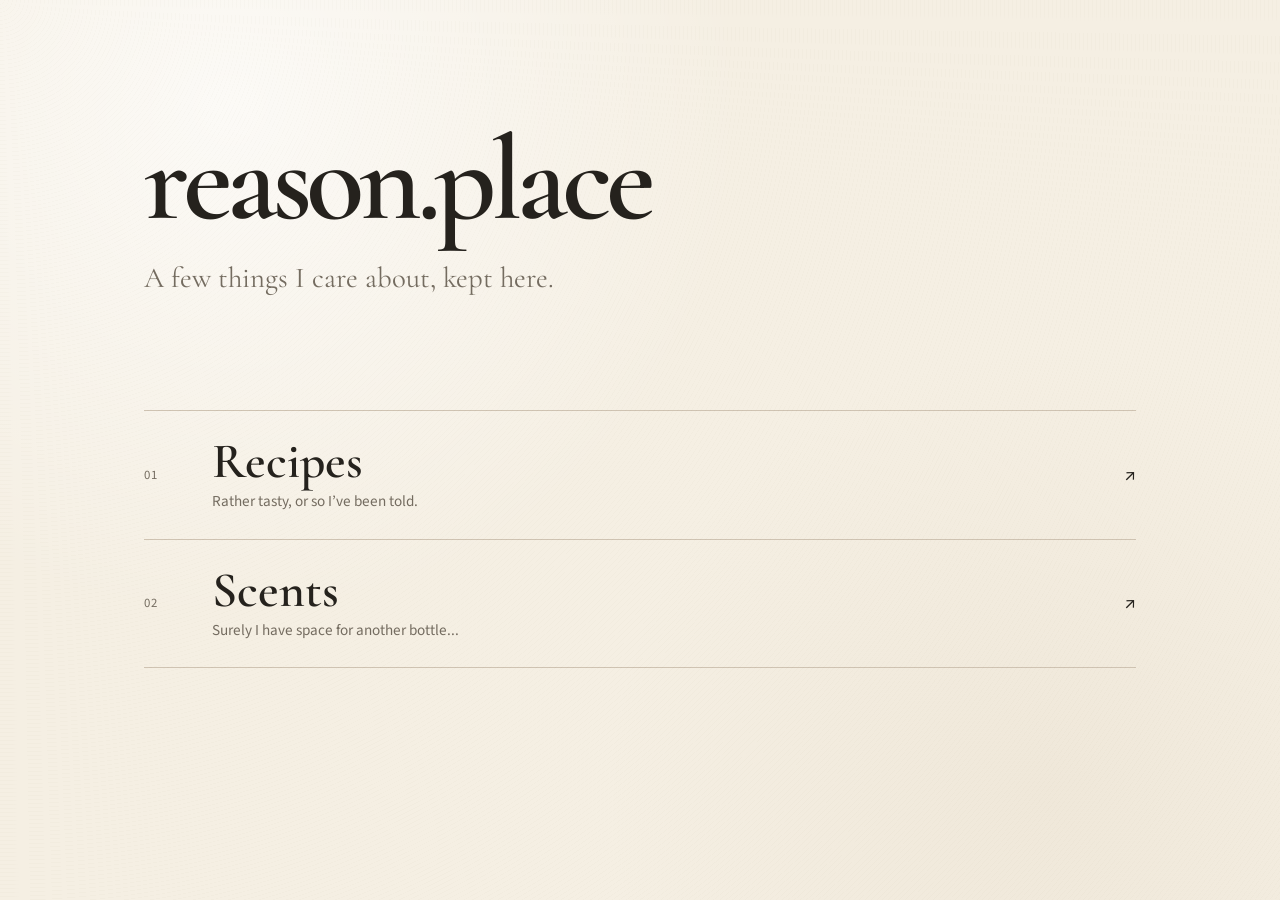
<file: index.html>
<!doctype html>
<html lang="en">
<head>
  <meta charset="utf-8">
  <meta name="viewport" content="width=device-width, initial-scale=1">
  <meta name="theme-color" content="#f5efe3">
  <meta name="description" content="reason.place — a few things I care about, kept here.">
  <title>reason.place</title>
  <link rel="preconnect" href="https://fonts.googleapis.com">
  <link rel="preconnect" href="https://fonts.gstatic.com" crossorigin>
  <link href="https://fonts.googleapis.com/css2?family=Cormorant+Garamond:wght@500;600&family=Source+Sans+3:wght@400;500&display=swap" rel="stylesheet">
  <link rel="stylesheet" href="/styles.css">
</head>
<body>
  <main class="page-shell">
    <header class="masthead">
      <h1>reason.place</h1>
      <p class="intro">A few things I care about, kept here.</p>
    </header>

    <section class="collection" aria-label="Sites">
      <a class="entry" href="https://recipes.reason.place/">
        <span class="entry__number" aria-hidden="true">01</span>
        <span class="entry__body">
          <span class="entry__title">Recipes</span>
          <span class="entry__description">Rather tasty, or so I’ve been told.</span>
        </span>
        <span class="entry__arrow" aria-hidden="true">↗</span>
      </a>
      <a class="entry" href="https://scents.reason.place/">
        <span class="entry__number" aria-hidden="true">02</span>
        <span class="entry__body">
          <span class="entry__title">Scents</span>
          <span class="entry__description">Surely I have space for another bottle...</span>
        </span>
        <span class="entry__arrow" aria-hidden="true">↗</span>
      </a>
    </section>
  </main>
</body>
</html>
</file>
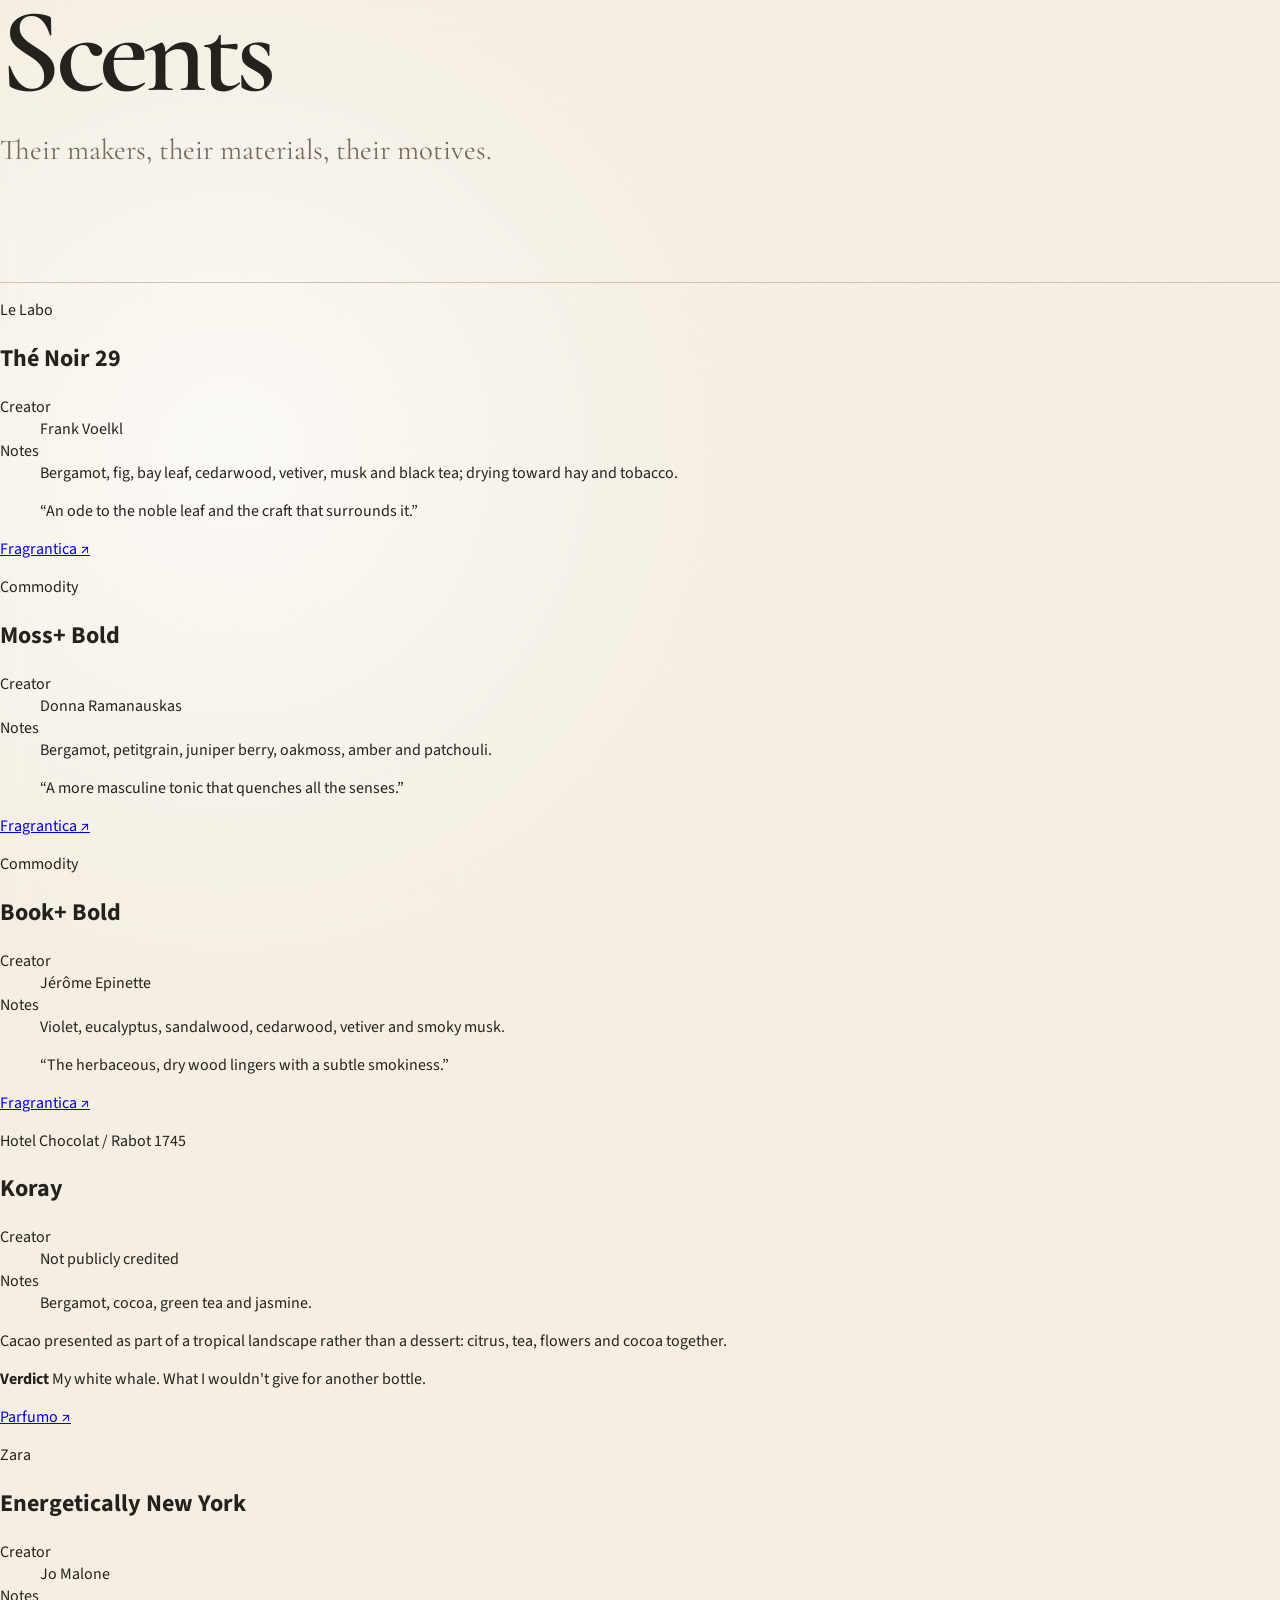
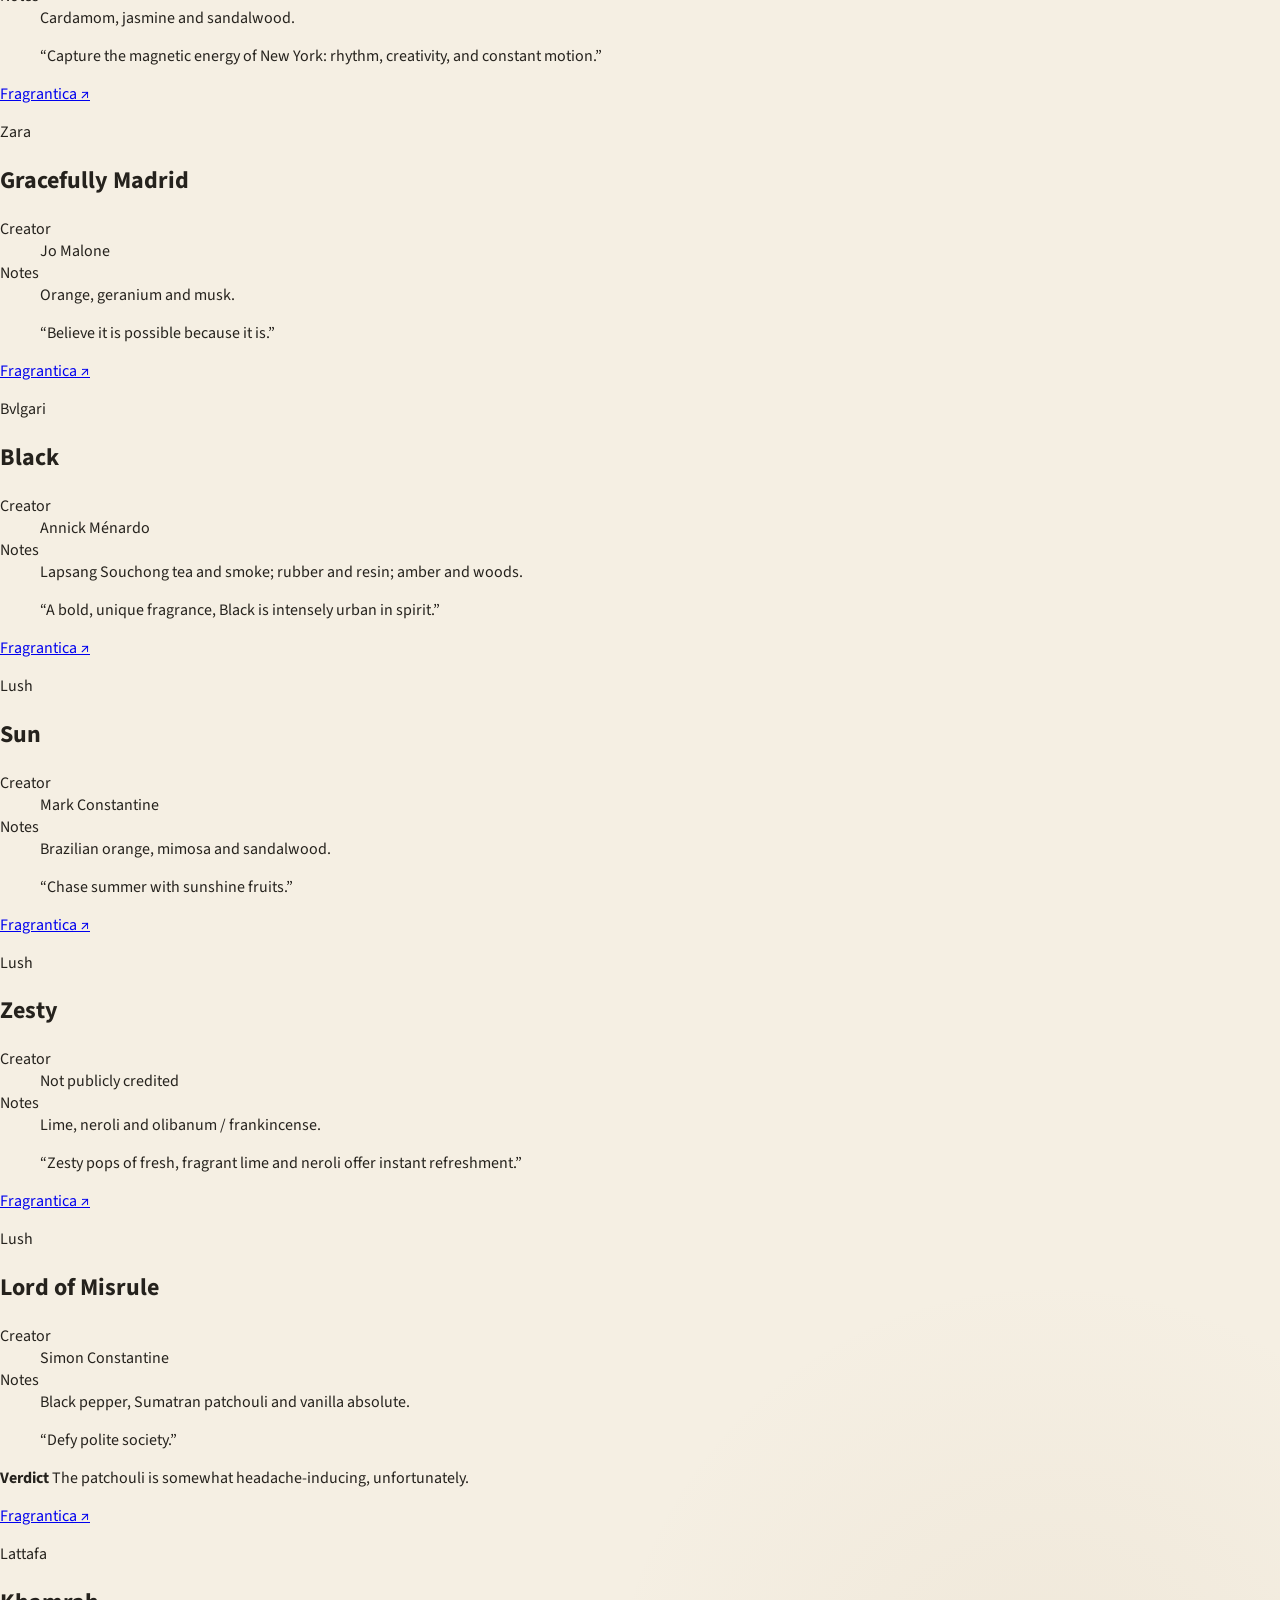
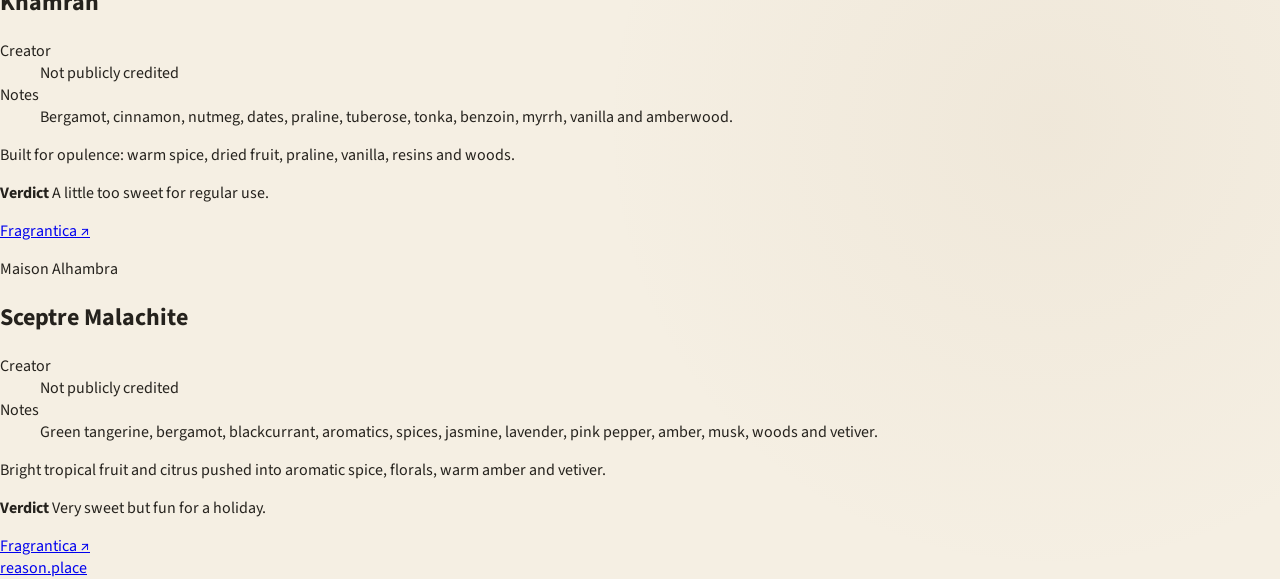
<file: sites/scents/index.html>
<!doctype html>
<html lang="en">
<head>
  <meta charset="utf-8">
  <meta name="viewport" content="width=device-width, initial-scale=1">
  <meta name="theme-color" content="#eee8dc">
  <meta name="description" content="A compact overview of a personal fragrance collection.">
  <title>Scents — reason.place</title>
  <link rel="preconnect" href="https://fonts.googleapis.com">
  <link rel="preconnect" href="https://fonts.gstatic.com" crossorigin>
  <link href="https://fonts.googleapis.com/css2?family=Cormorant+Garamond:ital,wght@0,500;0,600;1,500&family=Source+Sans+3:wght@400;500;600&display=swap" rel="stylesheet">
  <link rel="stylesheet" href="/styles.css?v=2">
</head>
<body>
  <div class="shell">
    <header class="masthead">
      <div>
        <h1>Scents</h1>
        <p class="intro">Their makers, their materials, their motives.</p>
      </div>
    </header>

    <main class="collection">
      <article class="fragrance">
        <header><p class="maker">Le Labo</p><h2>Thé Noir 29</h2></header>
        <dl><div><dt>Creator</dt><dd>Frank Voelkl</dd></div><div><dt>Notes</dt><dd>Bergamot, fig, bay leaf, cedarwood, vetiver, musk and black tea; drying toward hay and tobacco.</dd></div></dl>
        <blockquote>“An ode to the noble leaf and the craft that surrounds it.”</blockquote>
        <a class="reference" href="https://www.fragrantica.com/perfume/Le-Labo/The-Noir-29-31872.html">Fragrantica ↗</a>
      </article>

      <article class="fragrance">
        <header><p class="maker">Commodity</p><h2>Moss+ Bold</h2></header>
        <dl><div><dt>Creator</dt><dd>Donna Ramanauskas</dd></div><div><dt>Notes</dt><dd>Bergamot, petitgrain, juniper berry, oakmoss, amber and patchouli.</dd></div></dl>
        <blockquote>“A more masculine tonic that quenches all the senses.”</blockquote>
        <a class="reference" href="https://www.fragrantica.com/perfume/Commodity/Moss-70011.html">Fragrantica ↗</a>
      </article>

      <article class="fragrance">
        <header><p class="maker">Commodity</p><h2>Book+ Bold</h2></header>
        <dl><div><dt>Creator</dt><dd>Jérôme Epinette</dd></div><div><dt>Notes</dt><dd>Violet, eucalyptus, sandalwood, cedarwood, vetiver and smoky musk.</dd></div></dl>
        <blockquote>“The herbaceous, dry wood lingers with a subtle smokiness.”</blockquote>
        <a class="reference" href="https://www.fragrantica.com/perfume/Commodity/Book-70014.html">Fragrantica ↗</a>
      </article>

      <article class="fragrance">
        <header><p class="maker">Hotel Chocolat / Rabot 1745</p><h2>Koray</h2></header>
        <dl><div><dt>Creator</dt><dd>Not publicly credited</dd></div><div><dt>Notes</dt><dd>Bergamot, cocoa, green tea and jasmine.</dd></div></dl>
        <p class="intent">Cacao presented as part of a tropical landscape rather than a dessert: citrus, tea, flowers and cocoa together.</p>
        <p class="verdict"><strong>Verdict</strong> My white whale. What I wouldn't give for another bottle.</p>
        <a class="reference" href="https://www.parfumo.com/Perfumes/Hotel_Chocolat_/Rabot_1745__Koray">Parfumo ↗</a>
      </article>

      <article class="fragrance">
        <header><p class="maker">Zara</p><h2>Energetically New York</h2></header>
        <dl><div><dt>Creator</dt><dd>Jo Malone</dd></div><div><dt>Notes</dt><dd>Cardamom, jasmine and sandalwood.</dd></div></dl>
        <blockquote>“Capture the magnetic energy of New York: rhythm, creativity, and constant motion.”</blockquote>
        <a class="reference" href="https://www.fragrantica.com/perfume/Zara/Energetically-New-York-70524.html">Fragrantica ↗</a>
      </article>

      <article class="fragrance">
        <header><p class="maker">Zara</p><h2>Gracefully Madrid</h2></header>
        <dl><div><dt>Creator</dt><dd>Jo Malone</dd></div><div><dt>Notes</dt><dd>Orange, geranium and musk.</dd></div></dl>
        <blockquote>“Believe it is possible because it is.”</blockquote>
        <a class="reference" href="https://www.fragrantica.com/perfume/Zara/Gracefully-Madrid-70528.html">Fragrantica ↗</a>
      </article>

      <article class="fragrance">
        <header><p class="maker">Bvlgari</p><h2>Black</h2></header>
        <dl><div><dt>Creator</dt><dd>Annick Ménardo</dd></div><div><dt>Notes</dt><dd>Lapsang Souchong tea and smoke; rubber and resin; amber and woods.</dd></div></dl>
        <blockquote>“A bold, unique fragrance, Black is intensely urban in spirit.”</blockquote>
        <a class="reference" href="https://www.fragrantica.com/perfume/Bvlgari/Black-154.html">Fragrantica ↗</a>
      </article>

      <article class="fragrance">
        <header><p class="maker">Lush</p><h2>Sun</h2></header>
        <dl><div><dt>Creator</dt><dd>Mark Constantine</dd></div><div><dt>Notes</dt><dd>Brazilian orange, mimosa and sandalwood.</dd></div></dl>
        <blockquote>“Chase summer with sunshine fruits.”</blockquote>
        <a class="reference" href="https://www.fragrantica.com/perfume/Lush/Sun-17620.html">Fragrantica ↗</a>
      </article>

      <article class="fragrance">
        <header><p class="maker">Lush</p><h2>Zesty</h2></header>
        <dl><div><dt>Creator</dt><dd>Not publicly credited</dd></div><div><dt>Notes</dt><dd>Lime, neroli and olibanum / frankincense.</dd></div></dl>
        <blockquote>“Zesty pops of fresh, fragrant lime and neroli offer instant refreshment.”</blockquote>
        <a class="reference" href="https://www.fragrantica.com/p/93841">Fragrantica ↗</a>
      </article>

      <article class="fragrance lower-priority">
        <header><p class="maker">Lush</p><h2>Lord of Misrule</h2></header>
        <dl><div><dt>Creator</dt><dd>Simon Constantine</dd></div><div><dt>Notes</dt><dd>Black pepper, Sumatran patchouli and vanilla absolute.</dd></div></dl>
        <blockquote>“Defy polite society.”</blockquote>
        <p class="verdict"><strong>Verdict</strong> The patchouli is somewhat headache-inducing, unfortunately.</p>
        <a class="reference" href="https://www.fragrantica.com/perfume/Lush/Lord-of-Misrule-29173.html">Fragrantica ↗</a>
      </article>

      <article class="fragrance lower-priority">
        <header><p class="maker">Lattafa</p><h2>Khamrah</h2></header>
        <dl><div><dt>Creator</dt><dd>Not publicly credited</dd></div><div><dt>Notes</dt><dd>Bergamot, cinnamon, nutmeg, dates, praline, tuberose, tonka, benzoin, myrrh, vanilla and amberwood.</dd></div></dl>
        <p class="intent">Built for opulence: warm spice, dried fruit, praline, vanilla, resins and woods.</p>
        <p class="verdict"><strong>Verdict</strong> A little too sweet for regular use.</p>
        <a class="reference" href="https://www.fragrantica.com/perfume/Lattafa-Perfumes/Khamrah-75805.html">Fragrantica ↗</a>
      </article>

      <article class="fragrance lower-priority">
        <header><p class="maker">Maison Alhambra</p><h2>Sceptre Malachite</h2></header>
        <dl><div><dt>Creator</dt><dd>Not publicly credited</dd></div><div><dt>Notes</dt><dd>Green tangerine, bergamot, blackcurrant, aromatics, spices, jasmine, lavender, pink pepper, amber, musk, woods and vetiver.</dd></div></dl>
        <p class="intent">Bright tropical fruit and citrus pushed into aromatic spice, florals, warm amber and vetiver.</p>
        <p class="verdict"><strong>Verdict</strong> Very sweet but fun for a holiday.</p>
        <a class="reference" href="https://www.fragrantica.com/perfume/Maison-Alhambra/Sceptre-Malachite-94163.html">Fragrantica ↗</a>
      </article>
    </main>

    <footer class="site-footer">
      <a href="https://reason.place/">reason.place</a>
    </footer>
  </div>
</body>
</html>
</file>
<file: styles.css>
:root {
  color-scheme: light;
  --paper: #f5efe3;
  --ink: #25221d;
  --muted: #746c60;
  --line: #cfc3b2;
  --wash: rgba(255, 255, 255, 0.28);
}

* {
  box-sizing: border-box;
}

html {
  min-height: 100%;
  background: var(--paper);
}

body {
  margin: 0;
  min-height: 100vh;
  color: var(--ink);
  font-family: "Source Sans 3", system-ui, sans-serif;
  background:
    radial-gradient(circle at 18% 12%, rgba(255, 255, 255, 0.7), transparent 32rem),
    radial-gradient(circle at 82% 88%, rgba(173, 145, 104, 0.08), transparent 28rem),
    var(--paper);
}

body::before {
  content: "";
  position: fixed;
  inset: 0;
  pointer-events: none;
  opacity: 0.22;
  background-image:
    repeating-radial-gradient(circle at 0 0, rgba(82, 66, 43, 0.08) 0 0.6px, transparent 0.7px 4px);
  mix-blend-mode: multiply;
}

.page-shell {
  width: min(62rem, calc(100% - 2.5rem));
  margin: 0 auto;
  padding: clamp(4.5rem, 10vw, 8rem) 0 5rem;
}

.masthead {
  max-width: 40rem;
  margin-bottom: clamp(4rem, 10vw, 7rem);
}

.eyebrow {
  margin: 0 0 1rem;
  color: var(--muted);
  font-size: 0.75rem;
  font-weight: 500;
  letter-spacing: 0.16em;
  text-transform: uppercase;
}

h1 {
  margin: 0;
  font-family: "Cormorant Garamond", Georgia, serif;
  font-size: clamp(4rem, 12vw, 7.5rem);
  font-weight: 600;
  letter-spacing: -0.045em;
  line-height: 0.86;
}

.intro {
  margin: 1.75rem 0 0;
  color: var(--muted);
  font-family: "Cormorant Garamond", Georgia, serif;
  font-size: clamp(1.35rem, 2.8vw, 1.8rem);
  line-height: 1.35;
}

.collection {
  border-top: 1px solid var(--line);
}

.entry {
  display: grid;
  grid-template-columns: 3rem minmax(0, 1fr) auto;
  gap: 1.25rem;
  align-items: center;
  padding: 1.65rem 0;
  color: inherit;
  text-decoration: none;
  border-bottom: 1px solid var(--line);
  transition: padding 160ms ease, background-color 160ms ease;
}

.entry:hover,
.entry:focus-visible {
  padding-inline: 1rem;
  background: var(--wash);
  outline: none;
}

.entry__number {
  color: var(--muted);
  font-size: 0.8rem;
  letter-spacing: 0.08em;
}

.entry__body {
  display: grid;
  gap: 0.2rem;
}

.entry__title {
  font-family: "Cormorant Garamond", Georgia, serif;
  font-size: clamp(2rem, 5vw, 3.1rem);
  font-weight: 600;
  line-height: 1;
}

.entry__description {
  color: var(--muted);
  font-size: 0.95rem;
  line-height: 1.45;
}

.entry__arrow {
  font-size: 1.25rem;
  transition: transform 160ms ease;
}

.entry:hover .entry__arrow,
.entry:focus-visible .entry__arrow {
  transform: translate(0.2rem, -0.2rem);
}

@media (max-width: 36rem) {
  .page-shell {
    width: min(100% - 1.5rem, 62rem);
    padding-top: 3.5rem;
  }

  .masthead {
    margin-bottom: 3.5rem;
  }

  .entry {
    grid-template-columns: 2rem minmax(0, 1fr) auto;
    gap: 0.75rem;
  }

  .entry__description {
    max-width: 18rem;
  }
}

@media (prefers-reduced-motion: reduce) {
  *,
  *::before,
  *::after {
    scroll-behavior: auto !important;
    transition: none !important;
  }
}
</file>
